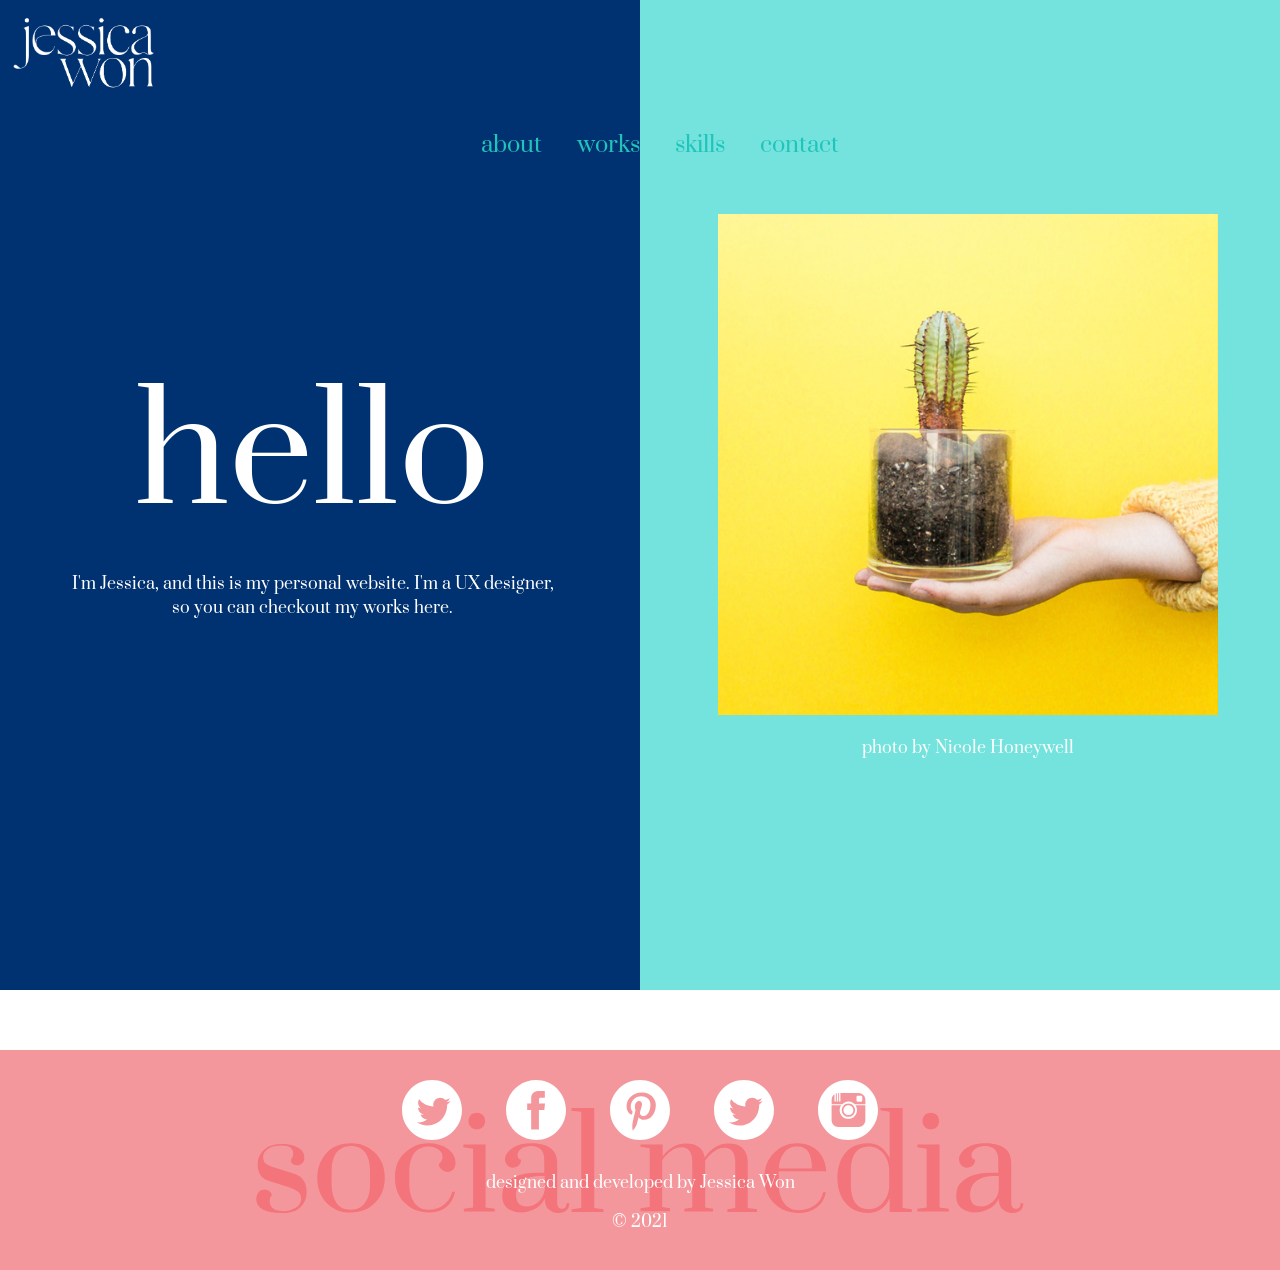
<file: index.html>
<!DOCTYPE html>
<html>
<head>
  <meta charset="utf-8">
  <title>Jessica Won</title>
  <meta name="viewport" content="width=device-width, initial-scale=1.0">
  <link rel="stylesheet" href="css/styles.css" type="text/css">
  <link rel="stylesheet" href="css/bootstrap-grid.css" type="text/css">
  <link rel="preconnect" href="https://fonts.gstatic.com">
  <link href="https://fonts.googleapis.com/css2?family=Prata&display=swap" rel="stylesheet">
  <link rel="preconnect" href="https://fonts.gstatic.com">
  <link href="https://fonts.googleapis.com/css2?family=Inconsolata:wght@400;700&family=Prata&display=swap" rel="stylesheet">
</head>
  <body>
    <nav class="navbar navbar-expand-md navbar-light">
      <a href="index.html" class="navbar-brand"><img src="img/logo-1.png" class="img-fluid" width="200"></a>
      <ul class="navigation">
        <li><a href="about.html">about</a></li>
        <li><a href="works.html">works</a></li>
        <li><a href="skills.html">skills</a></li>
        <li><a href="contact.html">contact</a></li>
      </ul>
    </nav>
    <header class="row" id="about">
      <!-- left column -->
      <section class="col left-col">
        <div class="top-container">
          <h1>hello</h1>
          <p>I'm Jessica, and this is my personal website.
            I'm a UX designer, so you can checkout my works here.
          </p>
        </div>
      </section>
      <!-- right column -->
      <section class="col right-col">
        <div class="top-container">
          <img src="img/cactus.jpg" alt="Cactus">
          <p>photo by Nicole Honeywell</p>
        </div>
      </section>
    </header>

    <!-- footer -->
    <footer>
      <!-- Social Media -->
      <div class="container">
        <div class="social-icons-container"
          <a href="#"><img src="img/twitter.svg" class="social-icon" alt="Twitter icon"/></a>
          <a href="#"><img src="img/facebook.svg" class="social-icon"alt="Facebook icon"/></a>
          <a href="#"><img src="img/pinterest.svg" class="social-icon"alt="Pinterest icon"/></a>
          <a href="#"><img src="img/twitter.svg" class="social-icon"alt="Twitter icon"/></a>
          <a href="#"><img src="img/instagram.svg" class="social-icon"alt="Instagram icon"/></a>
        </div>
          <p>designed and developed by Jessica Won<br></p>
               <p class="text-center">© 2021</p>
      </div>
    </footer>
  </body>
</html>
</file>
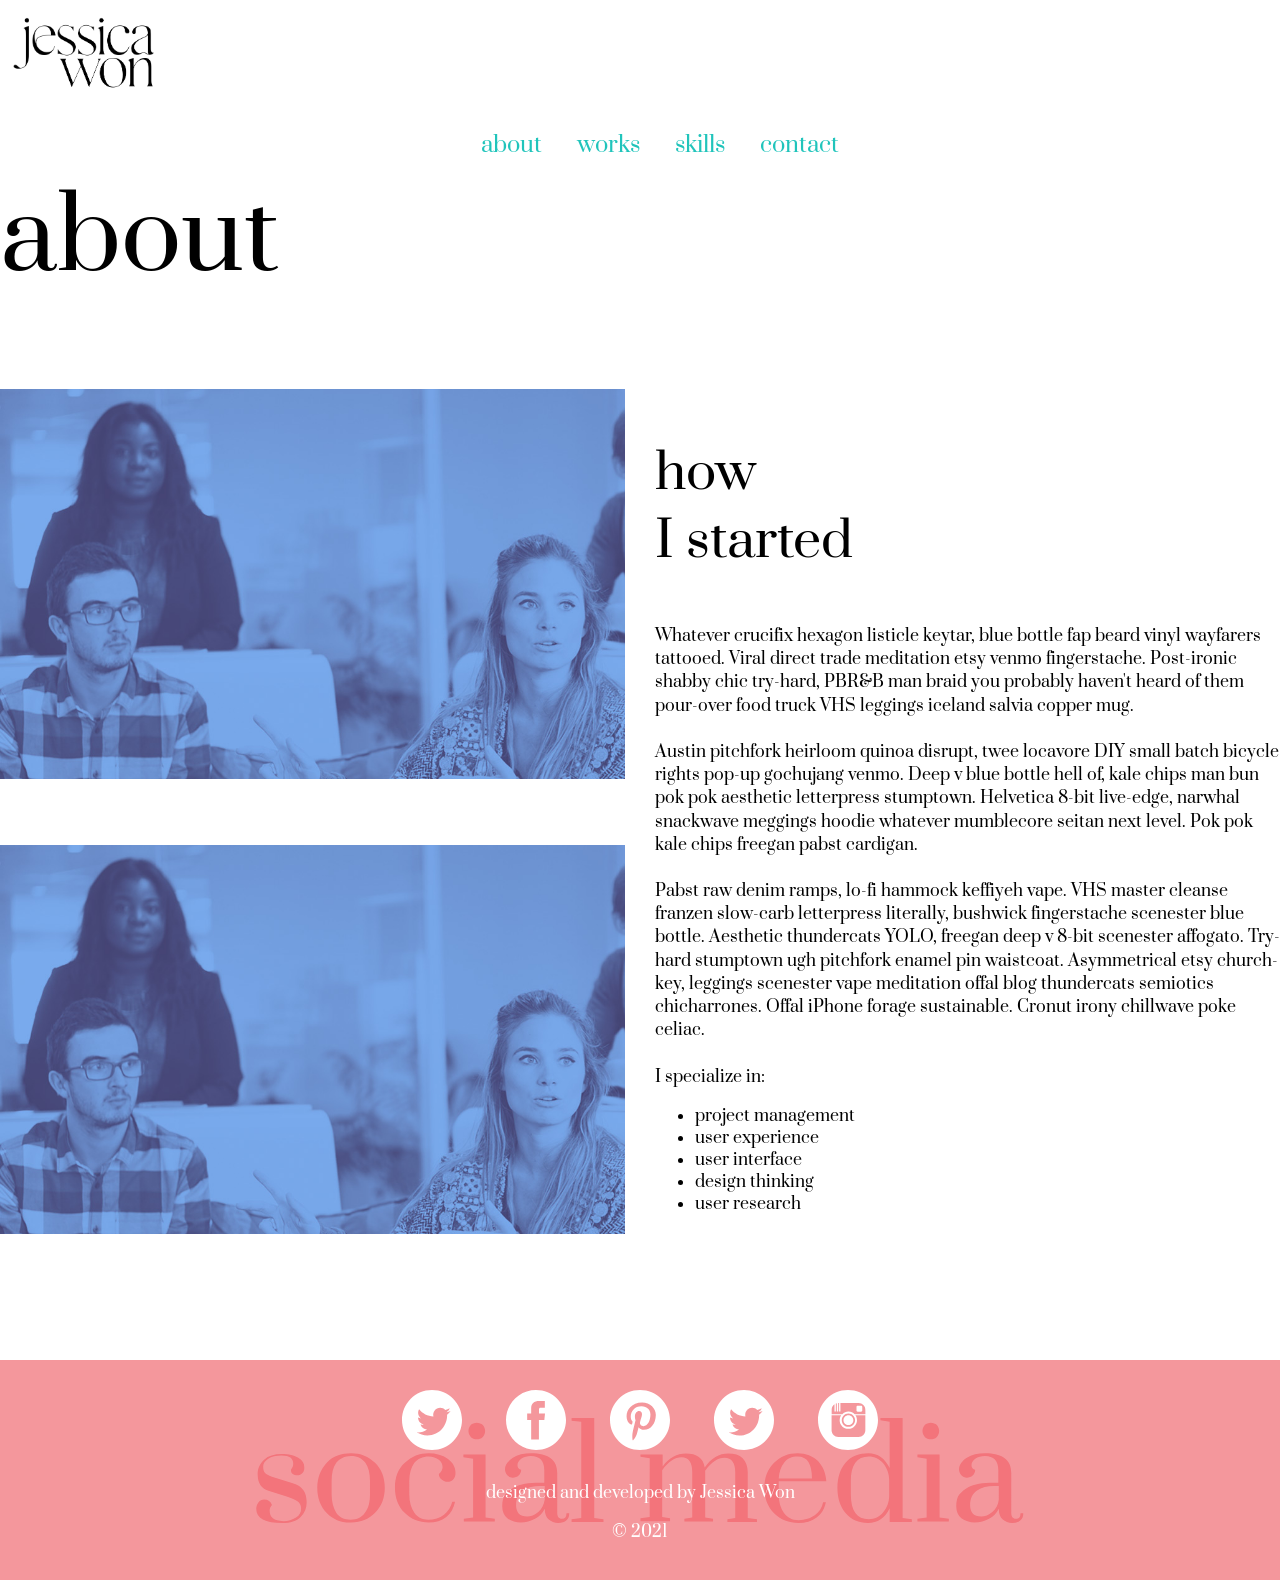
<file: about.html>
<!DOCTYPE html>
<html>
<head>
  <meta charset="utf-8">
  <title>About</title>
  <meta name="viewport" content="width=device-width, initial-scale=1.0">
  <link rel="stylesheet" href="css/styles.css" type="text/css">
  <link rel="stylesheet" href="css/bootstrap-grid.css" type="text/css">
  <link rel="preconnect" href="https://fonts.gstatic.com">
  <link href="https://fonts.googleapis.com/css2?family=Prata&display=swap" rel="stylesheet">
  <link rel="preconnect" href="https://fonts.gstatic.com">
  <link href="https://fonts.googleapis.com/css2?family=Inconsolata:wght@400;700&family=Prata&display=swap" rel="stylesheet">
</head>
  <body>
    <nav class="navbar navbar-expand-md navbar-light">
      <a href="index.html" class="navbar-brand"><img src="img/logo-2.png" class="img-fluid" width="200"></a>
      <ul class="navigation">
        <li><a href="about.html">about</a></li>
        <li><a href="works.html">works</a></li>
        <li><a href="skills.html">skills</a></li>
        <li><a href="contact.html">contact</a></li>
      </ul>
    </nav>
    <header class="row" id="about"></header>
    <main>
      <br><br><br><br>
      <section class="about" id="about">
        <h2>about</h2>
        <div class="row">
          <div class="col-md-6">
          <img src="img/team1.jpg" class="img-margin" alt="Team picture">
          <img src="img/team1.jpg" class="img-margin" alt="Team picture">
          </div>
          <div class="col">
            <h3>how<br>I started</h3>
            <p>Whatever crucifix hexagon listicle keytar, blue bottle fap beard vinyl wayfarers tattooed. Viral direct trade meditation etsy venmo fingerstache. Post-ironic shabby chic try-hard, PBR&B man braid you probably haven't heard of them pour-over food truck VHS leggings iceland salvia copper mug.
            <br><br>
            Austin pitchfork heirloom quinoa disrupt, twee locavore DIY small batch bicycle rights pop-up gochujang venmo. Deep v blue bottle hell of, kale chips man bun pok pok aesthetic letterpress stumptown. Helvetica 8-bit live-edge, narwhal snackwave meggings hoodie whatever mumblecore seitan next level. Pok pok kale chips freegan pabst cardigan.
            <br><br>
            Pabst raw denim ramps, lo-fi hammock keffiyeh vape. VHS master cleanse franzen slow-carb letterpress literally, bushwick fingerstache scenester blue bottle. Aesthetic thundercats YOLO, freegan deep v 8-bit scenester affogato. Try-hard stumptown ugh pitchfork enamel pin waistcoat. Asymmetrical etsy church-key, leggings scenester vape meditation offal blog thundercats semiotics chicharrones. Offal iPhone forage sustainable. Cronut irony chillwave poke celiac.
            <br><br>
            I specialize in:
            </p>
            <ul>
                <li>project management</li>
                <li>user experience</li>
                <li>user interface</li>
                <li>design thinking</li>
                <li>user research</li>
            </ul>
          </div>
        </div>
      </section>

    </main>

    <!-- footer -->
    <footer>
      <!-- Social Media -->
      <div class="container">
        <div class="social-icons-container"
          <a href="#"><img src="img/twitter.svg" class="social-icon" alt="Twitter icon"/></a>
          <a href="#"><img src="img/facebook.svg" class="social-icon"alt="Facebook icon"/></a>
          <a href="#"><img src="img/pinterest.svg" class="social-icon"alt="Pinterest icon"/></a>
          <a href="#"><img src="img/twitter.svg" class="social-icon"alt="Twitter icon"/></a>
          <a href="#"><img src="img/instagram.svg" class="social-icon"alt="Instagram icon"/></a>
        </div>
          <p>designed and developed by Jessica Won<br></p>
               <p class="text-center">© 2021</p>
      </div>
    </footer>
  </body>
</html>
</file>
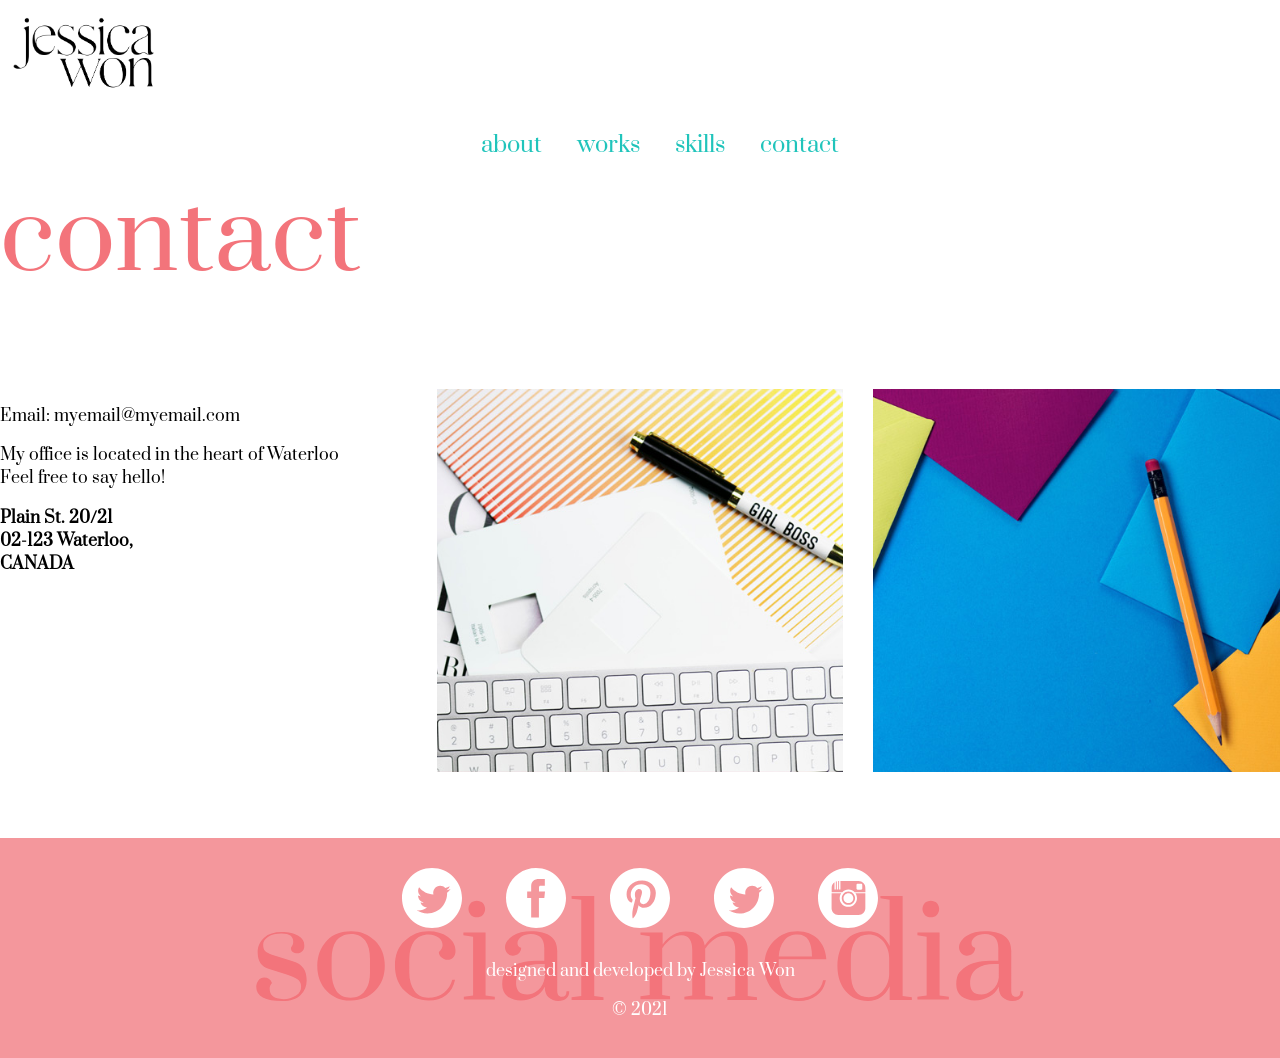
<file: contact.html>
<!DOCTYPE html>
<html>
<head>
  <meta charset="utf-8">
  <title>Contact</title>
  <meta name="viewport" content="width=device-width, initial-scale=1.0">
  <link rel="stylesheet" href="css/styles.css" type="text/css">
  <link rel="stylesheet" href="css/bootstrap-grid.css" type="text/css">
  <link rel="preconnect" href="https://fonts.gstatic.com">
  <link href="https://fonts.googleapis.com/css2?family=Prata&display=swap" rel="stylesheet">
  <link rel="preconnect" href="https://fonts.gstatic.com">
  <link href="https://fonts.googleapis.com/css2?family=Inconsolata:wght@400;700&family=Prata&display=swap" rel="stylesheet">
</head>
  <body>
    <nav class="navbar navbar-expand-md navbar-light">
      <a href="index.html" class="navbar-brand"><img src="img/logo-2.png" class="img-fluid" width="200"></a>
      <ul class="navigation">
        <li><a href="about.html">about</a></li>
        <li><a href="works.html">works</a></li>
        <li><a href="skills.html">skills</a></li>
        <li><a href="contact.html">contact</a></li>
      </ul>
    </nav>
    <header class="row" id="contact">
    </header>
    <main>
<br><br><br><br>
      <!-- contact -->
      <section class="contact" id="contact">
        <h2>contact</h2>
        <div class="row">
          <div class="col">
            <p>Email: myemail@myemail.com</p>
            <p>My office is located in the heart of Waterloo<br>
               Feel free to say hello!</p>
            <p><strong>Plain St. 20/21<br>
               02-123 Waterloo,<br>
               CANADA
             </strong>
            </p>
          </div>
          <div class="col">
            <img src="img/contact1.jpg" alt="Contact 1">
          </div>
          <div class="col">
            <img src="img/contact2.jpg" alt="Contact 2">
          </div>
        </div>
      </section>
    </main>

    <!-- footer -->
    <footer>
      <!-- Social Media -->
      <div class="container">
        <div class="social-icons-container"
          <a href="#"><img src="img/twitter.svg" class="social-icon" alt="Twitter icon"/></a>
          <a href="#"><img src="img/facebook.svg" class="social-icon"alt="Facebook icon"/></a>
          <a href="#"><img src="img/pinterest.svg" class="social-icon"alt="Pinterest icon"/></a>
          <a href="#"><img src="img/twitter.svg" class="social-icon"alt="Twitter icon"/></a>
          <a href="#"><img src="img/instagram.svg" class="social-icon"alt="Instagram icon"/></a>
        </div>
          <p>designed and developed by Jessica Won<br></p>
               <p class="text-center">© 2021</p>
      </div>
    </footer>
  </body>
</html>
</file>
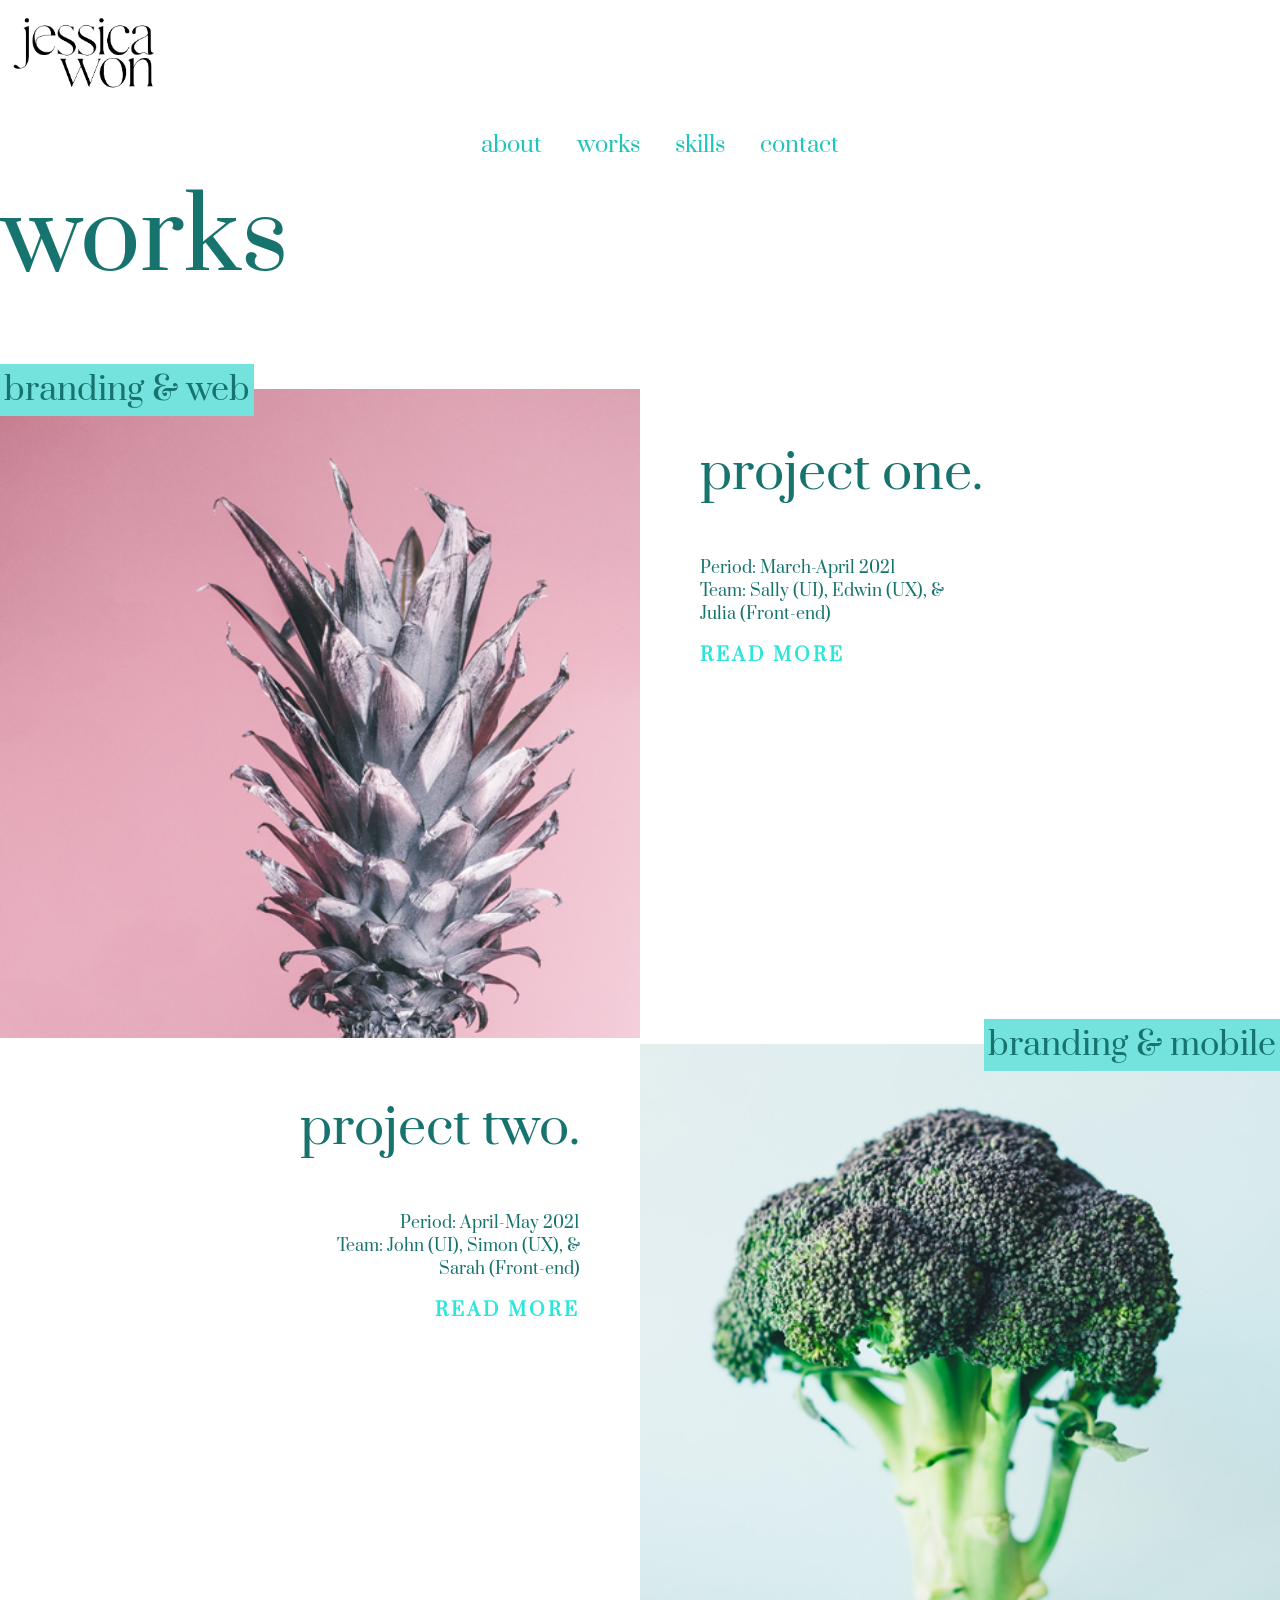
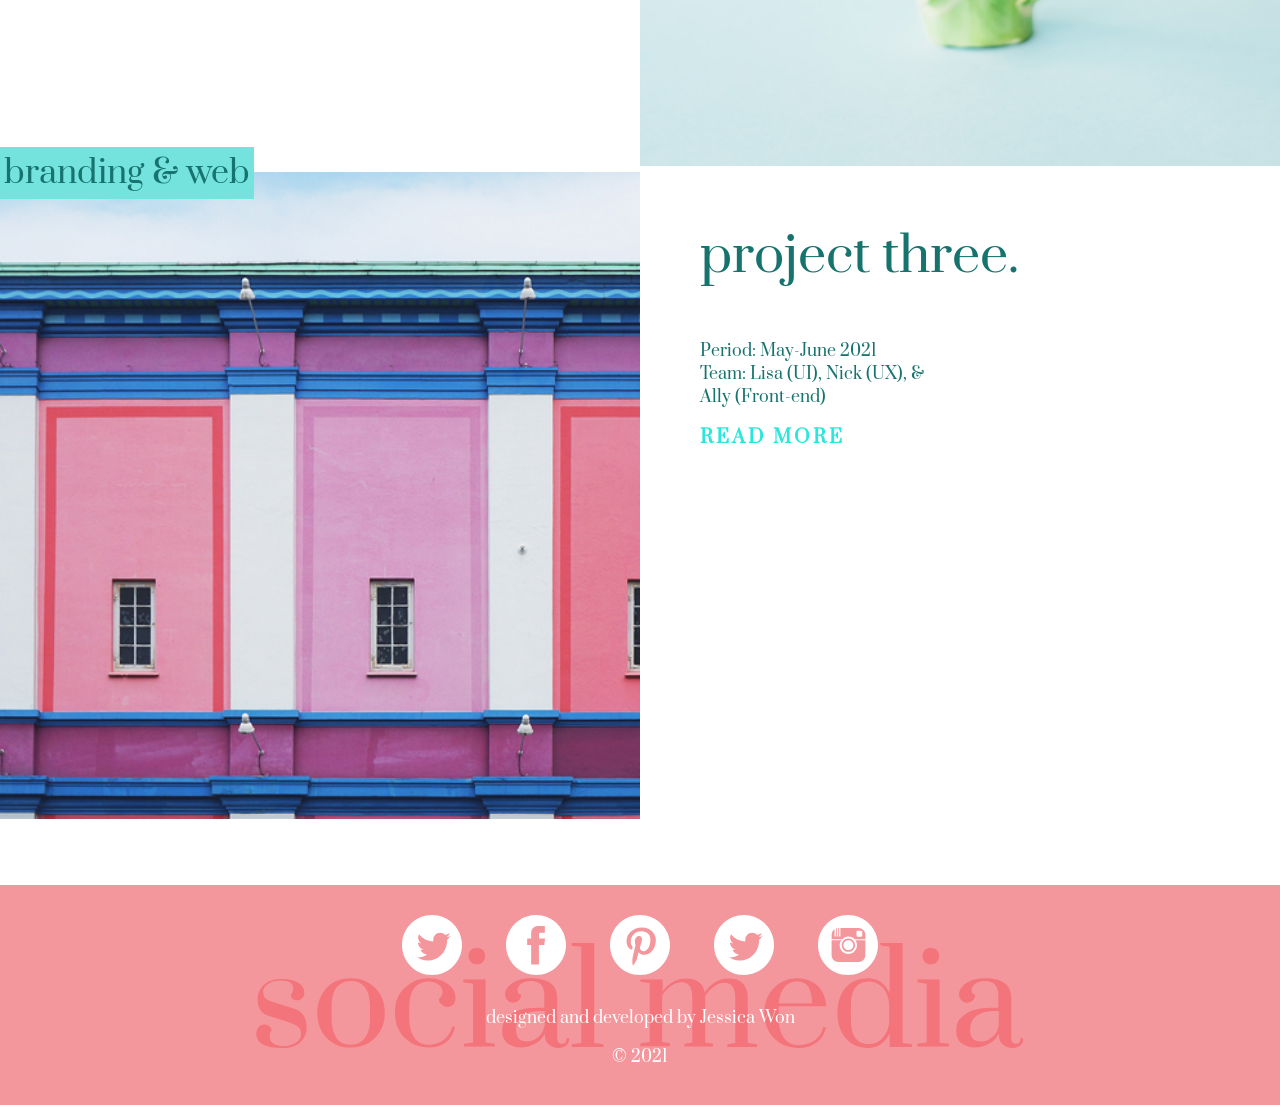
<file: works.html>
<!DOCTYPE html>
<html>
<head>
  <meta charset="utf-8">
  <title>Works</title>
  <meta name="viewport" content="width=device-width, initial-scale=1.0">
  <link rel="stylesheet" href="css/styles.css" type="text/css">
  <link rel="stylesheet" href="css/bootstrap-grid.css" type="text/css">
  <link rel="preconnect" href="https://fonts.gstatic.com">
  <link href="https://fonts.googleapis.com/css2?family=Prata&display=swap" rel="stylesheet">
  <link rel="preconnect" href="https://fonts.gstatic.com">
  <link href="https://fonts.googleapis.com/css2?family=Inconsolata:wght@400;700&family=Prata&display=swap" rel="stylesheet">
</head>
  <body>
    <nav class="navbar navbar-expand-md navbar-light">
      <a href="index.html" class="navbar-brand"><img src="img/logo-2.png" class="img-fluid" width="200"></a>
      <ul class="navigation">
        <li><a href="about.html">about</a></li>
        <li><a href="works.html">works</a></li>
        <li><a href="skills.html">skills</a></li>
        <li><a href="contact.html">contact</a></li>
      </ul>
    </nav>
    <header class="row" id="about">  </header>
    <main>
      <br><br>
      <br><br>
      <!-- works -->
      <section class="works" id="works">
      <h2>works</h2>

        <!-- first project -->
        <div class="row no-gutters">
          <div class="col">
          <h4>branding & web</h4>
          <img src="img/pineapp.jpg" class="works-img" alt="Pineapple">
          </div>
          <div class="col">
            <div class="extra-gutters">
              <h3>project one.</h3>
              <p>Period: March-April 2021<br>
               Team: Sally (UI), Edwin (UX), &<br>
               Julia (Front-end)
              </p>
              <a href="#" class="button">READ MORE</a>
            </div>
          </div>
        </div>

        <!-- second project -->
        <div class="row no-gutters">
          <div class="col">
            <div class="extra-gutters right-aligned">
                <h3>project two.</h3>
                <p>Period: April-May 2021<br>
                   Team: John (UI), Simon (UX), &<br>
                   Sarah (Front-end)
                </p>
                <a href="#" class="button">READ MORE</a>
            </div>
          </div>
          <div class="col">
            <h4 class="right-aligned">branding & mobile</h4>
            <img src="img/healthydining.jpg" class="works-img" alt="Healthy Dining">
          </div>
        </div>

        <!-- third project-->
        <div class="row no-gutters">
          <div class="col">
          <h4>branding & web</h4>
          <img src="img/smartcity.jpg" class="works-img" alt="Smartcity">
        </div>
          <div class="col">
            <div class="extra-gutters">
              <h3>project three.</h3>
              <p>Period: May-June 2021<br>
               Team: Lisa (UI), Nick (UX), &<br>
               Ally (Front-end)
              </p>
            <a href="#" class="button">READ MORE</a>
          </div>
        </div>
      </div>
      </section>


    </main>

    <!-- footer -->
    <footer>
      <!-- Social Media -->
      <div class="container">
        <div class="social-icons-container"
          <a href="#"><img src="img/twitter.svg" class="social-icon" alt="Twitter icon"/></a>
          <a href="#"><img src="img/facebook.svg" class="social-icon"alt="Facebook icon"/></a>
          <a href="#"><img src="img/pinterest.svg" class="social-icon"alt="Pinterest icon"/></a>
          <a href="#"><img src="img/twitter.svg" class="social-icon"alt="Twitter icon"/></a>
          <a href="#"><img src="img/instagram.svg" class="social-icon"alt="Instagram icon"/></a>
        </div>
          <p>designed and developed by Jessica Won<br></p>
               <p class="text-center">© 2021</p>
      </div>
    </footer>
  </body>
</html>
</file>
<file: css/styles.css>
html {
  height: 100%;
}
body {
  margin: 0;
  font-family: 'Inconsolata', monospace;
  font-family: 'Prata', serif;
}

nav {
  position: fixed;
  z-index: 1;
  left: 0;
  right: 0;
  font-family: 'Prata', serif;
  font-size: 22px;
}

h1, h2, h3, h4, h5 {
  font-family: 'Prata', serif;
  font-weight: normal;
}

h1 {
  font-size: 150px;
  margin: 0;
}
.navigation {
  text-align: center;
}

h2 {
  font-size: 100px;
}

.works h3 {
  color: #41ccc4;
}

.myteam h3 {
  color: #003170;
}

.img-margin {
  margin-bottom: 60px;

}

.contact h2 {
  color: #f3747b;
}

h3 {
  font-size: 50px;
}

.works h3 {
  color: #16736e;
}

.myteam h3 {
  color: #306fbf;
  margin: 0 0 70px 0;
  line-height: 100%;
  width: 100%;
}

h4 {
  font-size: 32px;
  color: #16736e;
  background-color: #75e3dd;
  display: inline-block;
  margin: 0;
  padding: 4px;
}
.works a {
  letter-spacing: 3px;
  color: #2ce6dc;
  font-size: 18px;
  text-decoration: none;
  font-weight: bold;
}

.button {
  text-decoration: none;
  color: #53c3c4;
  /*padding: 10px 15px;
  margin-top: 40px;*/
  display: inline-block;
  border-radius: 20px;
  transition: background 0.2s ease-in-out, color 0.2s ease-in-out;
}

.button:hover {
  background: white;
  color: #2864b1;
}
p {
  line-height: 145%;
}

.navigation li {
  display: inline-block;
  margin: 0 15px;
  color: #20c4bb;
}

nav li a:hover {
  text-decoration: underline;
}

.navigation li a{
  color: #20c4bb;
  text-decoration: none;
}

/* main hero */
.left-col, .right-col {
  color: #fff;
  text-align: center;
  height: 110vh;
  display: flex;
    /* Flex box helps to align items to center them horizontally or vertially */
  justify-content: center;
  align-items: center;

}

.left-col {
  background-color: #003170;
}

.right-col {
  background-color: #75e3dd;
}

.top-container {
  width: 500px;
  margin: 0 auto;
}

.scroll {
  color: #2864b1;
  text-align: center;
}

.works {
  color: #16736e;
}

.works-img {
  position: relative;
  width: 100%;
}

.works h4 {
  position: absolute;
  z-index: 1;
  top: -25px;
}

.works h4.right-aligned {
  right: 0;
}
.extra-gutters {
  padding: 0 60px;
}

.right-aligned {
  text-align: right;
}


/* my team */
img {
  max-width: 100%;
}
/* my team close */

footer {
  background-color: #f4979c;
  min-height: 220px;
  background-image: url(../img/socialmedia.svg);
  background-repeat: no-repeat;
  background-size: 60%;
  background-position: center;
  color: #fff;
  text-align: center;
  display: flex;
  justify-content: center;
  align-items: center;
  margin-top: 60px;
}

.social-icon {
  height: 60px;
  margin: 10px 20px;
}

.social-icons.container {
  text-align: center;
}
</file>
